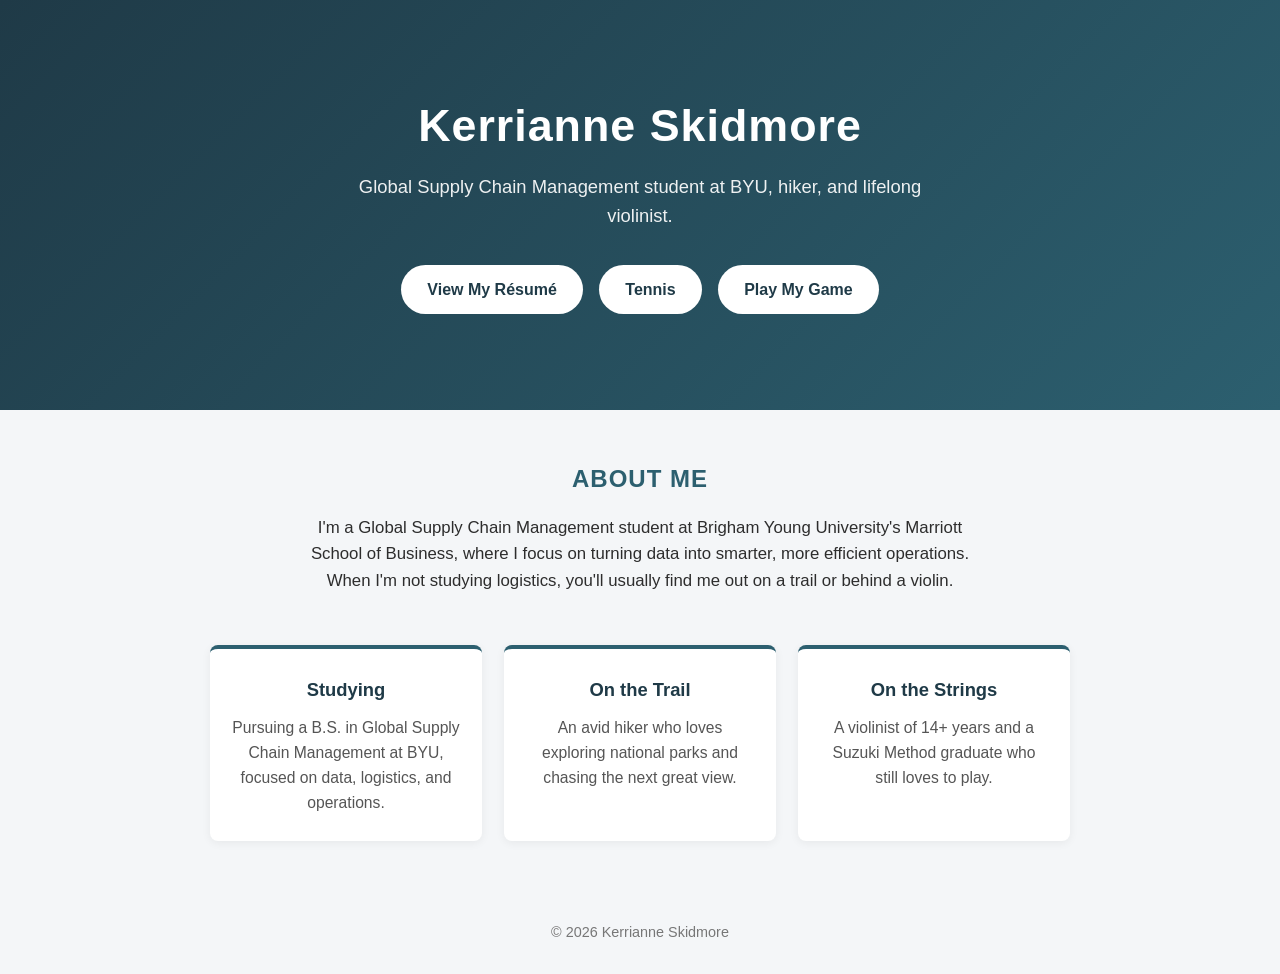
<file: index.html>
<!DOCTYPE html>
<html lang="en">
<head>
  <meta charset="UTF-8">
  <meta name="viewport" content="width=device-width, initial-scale=1.0">
  <title>Kerrianne Skidmore</title>
  <style>
    * { box-sizing: border-box; margin: 0; padding: 0; }
    body {
      font-family: 'Segoe UI', Tahoma, Geneva, sans-serif;
      color: #2d2d2d;
      background-color: #f4f6f8;
      line-height: 1.6;
    }
    .hero {
      background: linear-gradient(135deg, #1f3a47, #2c5f6f);
      color: #ffffff;
      text-align: center;
      padding: 90px 20px;
    }
    .hero h1 { font-size: 2.8rem; letter-spacing: 1px; margin-bottom: 10px; }
    .hero p { font-size: 1.15rem; opacity: 0.92; max-width: 600px; margin: 0 auto; }
    .actions { margin-top: 28px; }
    .btn {
      display: inline-block;
      background: #ffffff;
      color: #1f3a47;
      text-decoration: none;
      font-weight: 600;
      padding: 12px 26px;
      border-radius: 30px;
      margin: 6px;
      transition: transform 0.15s ease;
    }
    .btn:hover { transform: translateY(-2px); }
    .container { max-width: 900px; margin: 0 auto; padding: 50px 20px; }
    .about { text-align: center; margin-bottom: 50px; }
    .about h2 { color: #2c5f6f; font-size: 1.5rem; text-transform: uppercase; letter-spacing: 1px; margin-bottom: 16px; }
    .about p { max-width: 700px; margin: 0 auto; font-size: 1.05rem; }
    .cards { display: grid; grid-template-columns: repeat(3, 1fr); gap: 22px; }
    .card {
      background: #ffffff;
      border-top: 4px solid #2c5f6f;
      border-radius: 8px;
      padding: 26px 22px;
      box-shadow: 0 2px 10px rgba(0,0,0,0.06);
      text-align: center;
    }
    .card h3 { color: #1f3a47; margin-bottom: 10px; font-size: 1.15rem; }
    .card p { font-size: 0.98rem; color: #555; }
    footer { text-align: center; padding: 30px; color: #777; font-size: 0.9rem; }
    @media (max-width: 700px) {
      .cards { grid-template-columns: 1fr; }
      .hero h1 { font-size: 2.1rem; }
    }
  </style>
</head>
<body>

  <section class="hero">
    <h1>Kerrianne Skidmore</h1>
    <p>Global Supply Chain Management student at BYU, hiker, and lifelong violinist.</p>
    <div class="actions">
      <a class="btn" href="resume.html">View My Résumé</a>
      <a class="btn" href="tennis.html">Tennis</a>
      <a class="btn" href="game.html">Play My Game</a>
    </div>
  </section>

  <div class="container">
    <section class="about">
      <h2>About Me</h2>
      <p>
        I'm a Global Supply Chain Management student at Brigham Young University's
        Marriott School of Business, where I focus on turning data into smarter, more
        efficient operations. When I'm not studying logistics, you'll usually find me
        out on a trail or behind a violin.
      </p>
    </section>

    <section class="cards">
      <div class="card">
        <h3>Studying</h3>
        <p>Pursuing a B.S. in Global Supply Chain Management at BYU, focused on data, logistics, and operations.</p>
      </div>
      <div class="card">
        <h3>On the Trail</h3>
        <p>An avid hiker who loves exploring national parks and chasing the next great view.</p>
      </div>
      <div class="card">
        <h3>On the Strings</h3>
        <p>A violinist of 14+ years and a Suzuki Method graduate who still loves to play.</p>
      </div>
    </section>
  </div>

  <footer>&copy; 2026 Kerrianne Skidmore</footer>

</body>
</html>
</file>
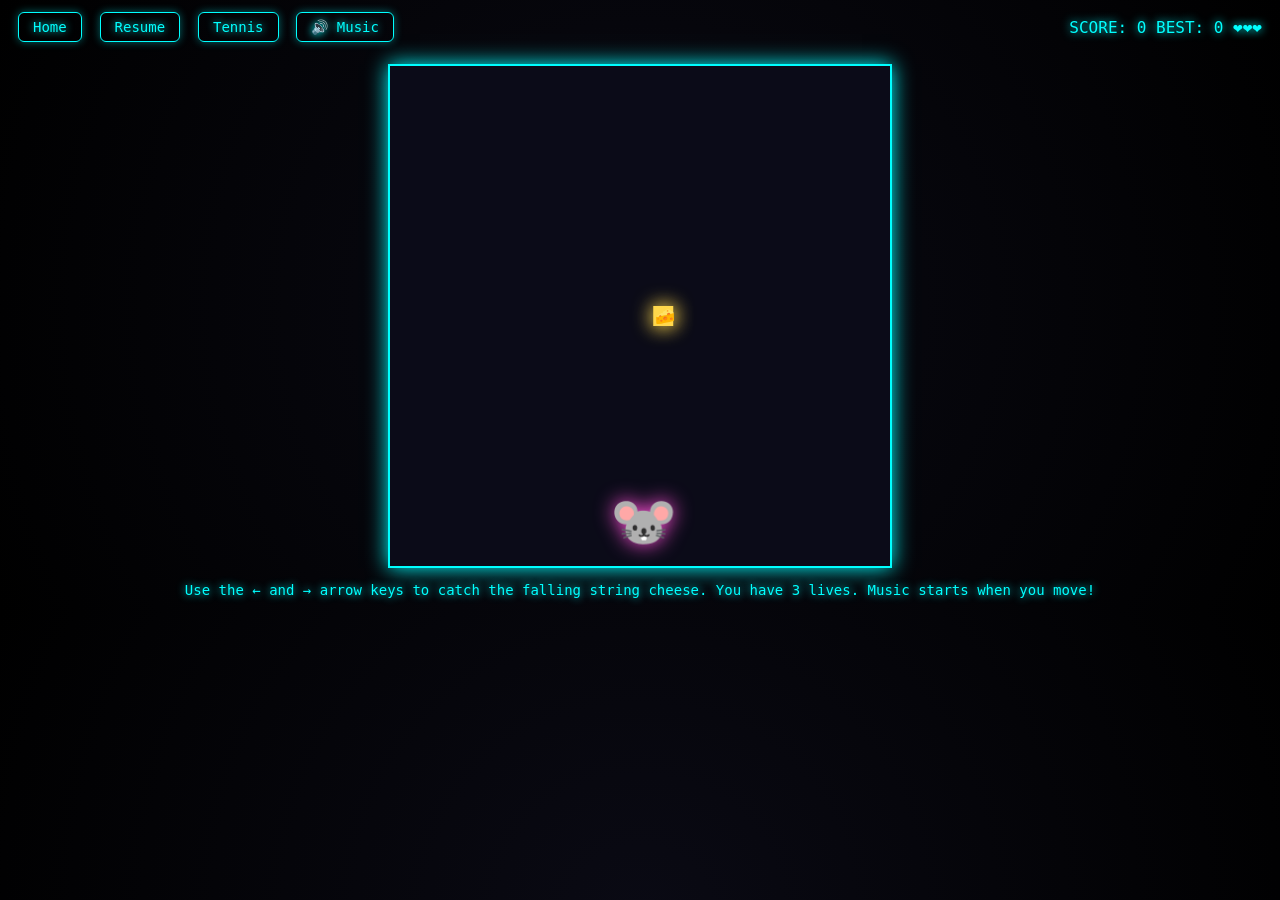
<file: game.html>
<!DOCTYPE html>
<html lang="en">
<head>
<meta charset="UTF-8" />
<title>String Cheese Catcher</title>
<style>
body {
  margin: 0;
  background: radial-gradient(circle at center, #0a0a14, #000);
  font-family: monospace;
  color: #0ff;
  overflow: hidden;
}

.topbar {
  position: fixed;
  top: 0;
  left: 0;
  right: 0;
  display: flex;
  justify-content: space-between;
  align-items: center;
  padding: 12px 18px;
  z-index: 10;
}

.nav a, .sound-btn {
  display: inline-block;
  color: #0ff;
  background: transparent;
  text-decoration: none;
  border: 1px solid #0ff;
  border-radius: 6px;
  padding: 6px 14px;
  margin-right: 10px;
  font-family: monospace;
  font-size: 14px;
  cursor: pointer;
  text-shadow: 0 0 8px #0ff;
  box-shadow: 0 0 8px rgba(0, 255, 255, 0.4);
  transition: background 0.2s ease, color 0.2s ease;
}
.nav a:hover, .sound-btn:hover {
  background: #0ff;
  color: #0b0b18;
  text-shadow: none;
}

#hud {
  font-size: 16px;
  text-shadow: 0 0 10px #0ff;
}

canvas {
  display: block;
  margin: 64px auto 0;
  background: #0b0b18;
  border: 2px solid #0ff;
  box-shadow: 0 0 20px #0ff;
}

.instructions {
  text-align: center;
  margin-top: 14px;
  font-size: 14px;
  color: #0ff;
  text-shadow: 0 0 8px #0ff;
}
</style>
</head>
<body>

<div class="topbar">
  <div class="nav">
    <a href="index.html">Home</a>
    <a href="resume.html">Resume</a>
    <a href="tennis.html">Tennis</a>
    <button id="soundBtn" class="sound-btn">🔊 Music</button>
  </div>
  <div id="hud">SCORE: 0   BEST: 0   ❤️❤️❤️</div>
</div>

<canvas id="game" width="500" height="500"></canvas>
<p class="instructions">Use the ← and → arrow keys to catch the falling string cheese. You have 3 lives. Music starts when you move!</p>

<script>
const canvas = document.getElementById("game");
const ctx = canvas.getContext("2d");
const hud = document.getElementById("hud");
const soundBtn = document.getElementById("soundBtn");

const player = {
  x: 220,
  y: 450,
  w: 60,
  h: 20,
  speed: 18
};

const cheese = {
  x: Math.random() * 460,
  y: -20,
  size: 20,
  fallSpeed: 4
};

let score = 0;
let best = 0;
let lives = 3;
let gameOver = false;
let bubbleTimer = 0;   // frames the "Go Cougars!" bubble stays up

/* ---------- Audio (Web Audio API, no files needed) ---------- */
let audioCtx = null;
let musicOn = true;
let musicTimer = null;
let step = 0;

const melody = [659, 659, 784, 784, 880, 880, 784, 0, 698, 698, 659, 659, 587, 587, 523, 0];
const bass = [131, 175, 196, 147];

function initAudio() {
  try {
    if (!audioCtx) audioCtx = new (window.AudioContext || window.webkitAudioContext)();
    if (audioCtx.state === "suspended") audioCtx.resume();
    startMusic();
  } catch (e) { /* audio unsupported, game still works */ }
}

function playTone(freq, duration, type, volume) {
  if (!audioCtx || !musicOn) return;
  const osc = audioCtx.createOscillator();
  const gain = audioCtx.createGain();
  osc.type = type;
  osc.frequency.value = freq;
  const now = audioCtx.currentTime;
  gain.gain.setValueAtTime(0.0001, now);
  gain.gain.linearRampToValueAtTime(volume, now + 0.01);
  gain.gain.exponentialRampToValueAtTime(0.0001, now + duration);
  osc.connect(gain);
  gain.connect(audioCtx.destination);
  osc.start(now);
  osc.stop(now + duration);
}

function startMusic() {
  if (musicTimer) return;
  musicTimer = setInterval(() => {
    if (!musicOn || !audioCtx) return;
    const note = melody[step % melody.length];
    if (note) playTone(note, 0.18, "triangle", 0.10);
    if (step % 4 === 0) playTone(bass[Math.floor(step / 4) % bass.length], 0.35, "sine", 0.16);
    step++;
  }, 200);
}

function catchSound() {
  playTone(988, 0.10, "square", 0.20);
  setTimeout(() => playTone(1318, 0.12, "square", 0.20), 60);
}

soundBtn.addEventListener("click", () => {
  initAudio();
  musicOn = !musicOn;
  soundBtn.textContent = musicOn ? "🔊 Music" : "🔇 Muted";
});

/* ---------- Controls ---------- */
document.addEventListener("keydown", e => {
  initAudio();
  if (e.key === "ArrowLeft") player.x -= player.speed;
  if (e.key === "ArrowRight") player.x += player.speed;
  if (gameOver && (e.key === "r" || e.key === "R" || e.key === "Enter")) restart();
});

canvas.addEventListener("click", () => {
  initAudio();
  if (gameOver) restart();
});

function restart() {
  score = 0;
  lives = 3;
  cheese.fallSpeed = 4;
  bubbleTimer = 0;
  resetCheese();
  gameOver = false;
}

/* ---------- Game logic ---------- */
function clampPlayer() {
  if (player.x < 0) player.x = 0;
  if (player.x > 440) player.x = 440;
}

function resetCheese() {
  cheese.x = Math.random() * 460;
  cheese.y = -20;
}

function update() {
  if (gameOver) return;

  cheese.y += cheese.fallSpeed;

  // collision
  if (
    cheese.y + cheese.size >= player.y &&
    cheese.x >= player.x &&
    cheese.x <= player.x + player.w
  ) {
    score++;
    if (score > best) best = score;
    bubbleTimer = 48;     // show "Go Cougars!"
    catchSound();
    resetCheese();
    cheese.fallSpeed += 0.1;
  }

  // missed
  if (cheese.y > 500) {
    lives--;
    resetCheese();
    cheese.fallSpeed = 4;
    if (lives <= 0) {
      gameOver = true;
      if (score > best) best = score;
    }
  }

  if (bubbleTimer > 0) bubbleTimer--;
  clampPlayer();
}

/* ---------- Speech bubble ---------- */
function drawBubble(centerX, topY, text) {
  ctx.font = "bold 16px 'Trebuchet MS', sans-serif";
  const w = ctx.measureText(text).width + 28;
  const h = 34;
  let x = centerX - w / 2;
  if (x < 6) x = 6;
  if (x + w > canvas.width - 6) x = canvas.width - 6 - w;
  const y = topY;
  const r = 10;

  // bubble body
  ctx.fillStyle = "#ffffff";
  ctx.strokeStyle = "#002E5D";
  ctx.lineWidth = 2;
  ctx.beginPath();
  ctx.moveTo(x + r, y);
  ctx.arcTo(x + w, y, x + w, y + h, r);
  ctx.arcTo(x + w, y + h, x, y + h, r);
  ctx.arcTo(x, y + h, x, y, r);
  ctx.arcTo(x, y, x + w, y, r);
  ctx.closePath();
  ctx.fill();
  ctx.stroke();

  // pointer
  const px = Math.min(Math.max(centerX, x + 20), x + w - 20);
  ctx.beginPath();
  ctx.moveTo(px - 8, y + h - 1);
  ctx.lineTo(px, y + h + 12);
  ctx.lineTo(px + 8, y + h - 1);
  ctx.closePath();
  ctx.fillStyle = "#ffffff";
  ctx.fill();

  // text
  ctx.fillStyle = "#002E5D";
  ctx.textAlign = "center";
  ctx.textBaseline = "middle";
  ctx.fillText(text, x + w / 2, y + h / 2);
  ctx.textAlign = "left";
  ctx.textBaseline = "alphabetic";
}

/* ---------- Render ---------- */
function draw() {
  ctx.clearRect(0, 0, canvas.width, canvas.height);

  // player (mouse)
  ctx.shadowColor = "#ff4fd8";
  ctx.shadowBlur = 20;
  ctx.font = "54px serif";
  ctx.fillText("🐭", player.x, player.y + 24);

  // cheese
  ctx.shadowColor = "#ffd84d";
  ctx.shadowBlur = 20;
  ctx.fillStyle = "#ffd84d";
  ctx.fillRect(cheese.x, cheese.y, cheese.size, cheese.size);

  ctx.font = "16px monospace";
  ctx.fillStyle = "#000";
  ctx.fillText("🧀", cheese.x + 2, cheese.y + 16);

  ctx.shadowBlur = 0;

  // speech bubble
  if (bubbleTimer > 0) {
    drawBubble(player.x + player.w / 2, 392, "Go Cougars!");
  }

  // game over screen
  if (gameOver) {
    ctx.fillStyle = "rgba(0, 0, 0, 0.72)";
    ctx.fillRect(0, 0, canvas.width, canvas.height);

    ctx.fillStyle = "#0ff";
    ctx.shadowColor = "#0ff";
    ctx.shadowBlur = 20;
    ctx.textAlign = "center";

    ctx.font = "42px monospace";
    ctx.fillText("GAME OVER", 250, 220);

    ctx.font = "20px monospace";
    ctx.fillText("Final Score: " + score, 250, 270);
    ctx.fillText("Press R or click to play again", 250, 310);

    ctx.textAlign = "left";
    ctx.shadowBlur = 0;
  }

  hud.textContent = `SCORE: ${score}   BEST: ${best}   ${"❤️".repeat(lives)}`;
}

function loop() {
  update();
  draw();
  requestAnimationFrame(loop);
}

loop();
</script>

</body>
</html>
</file>
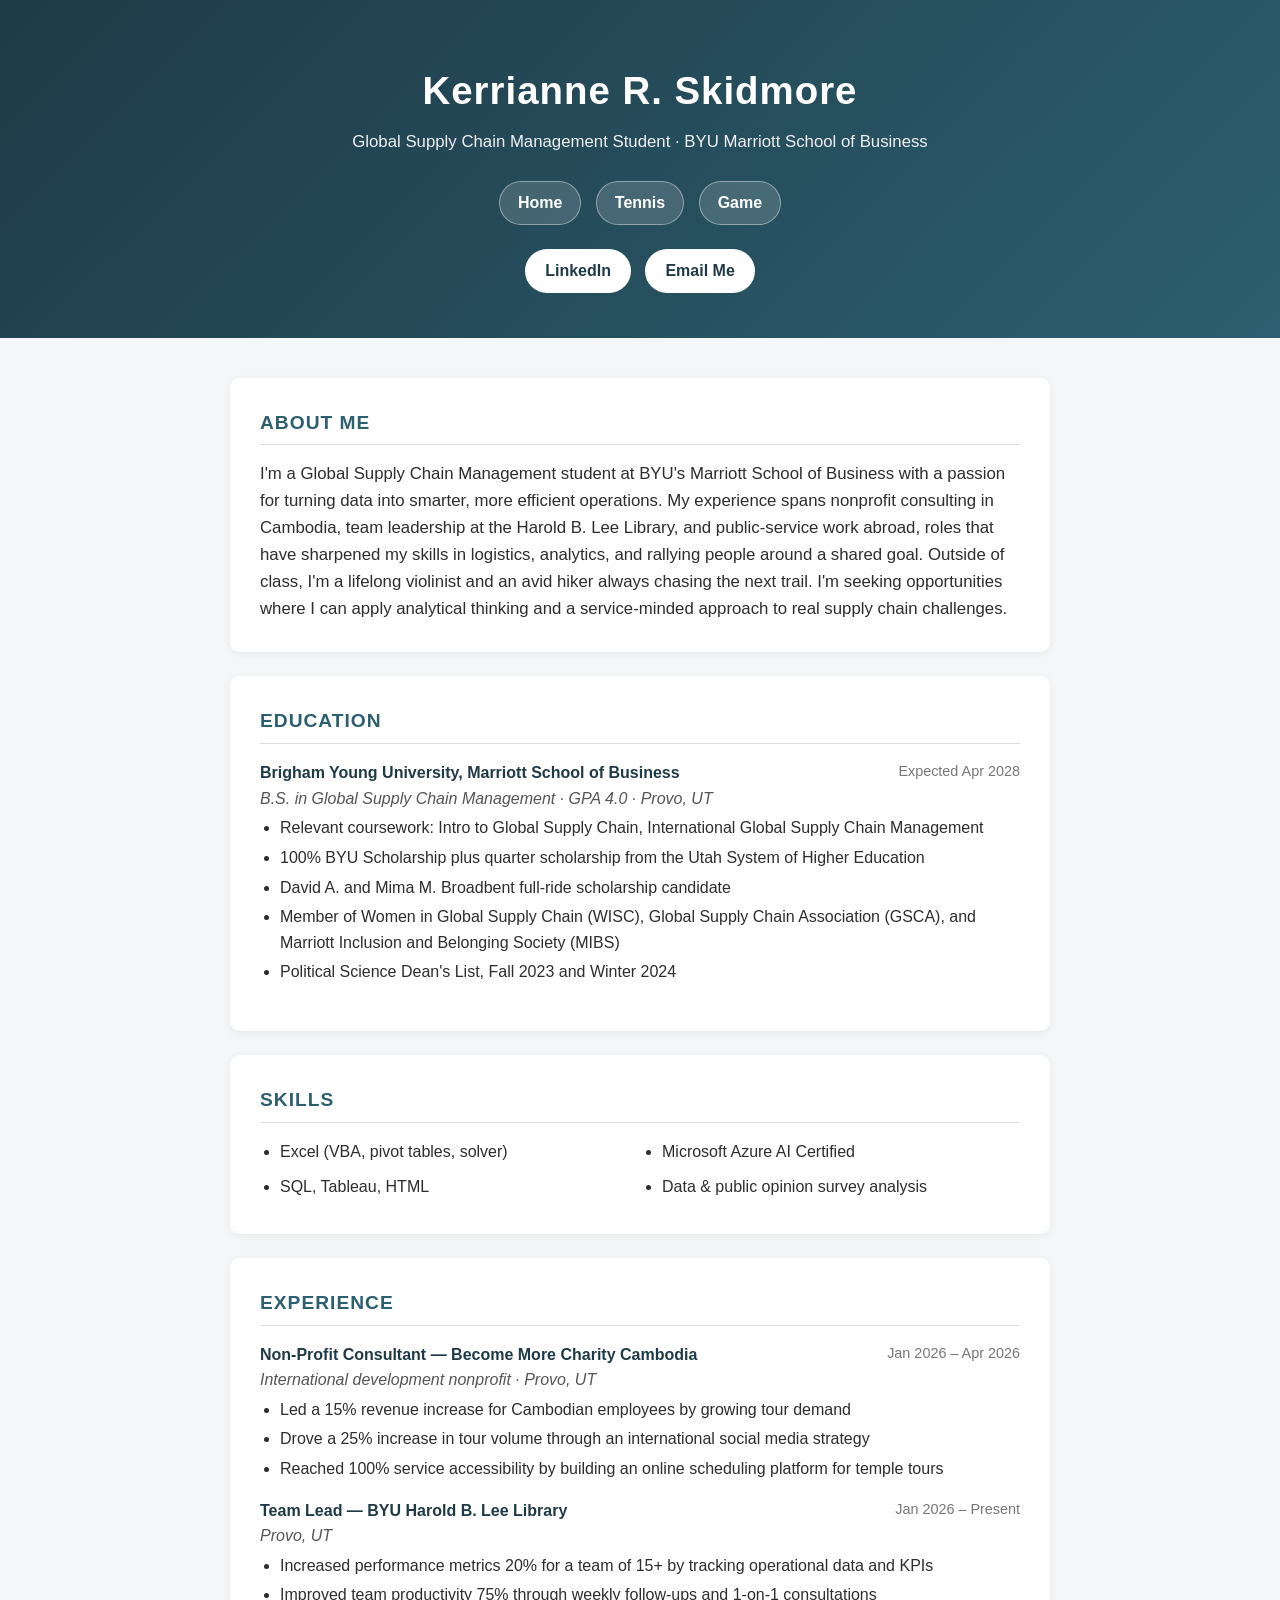
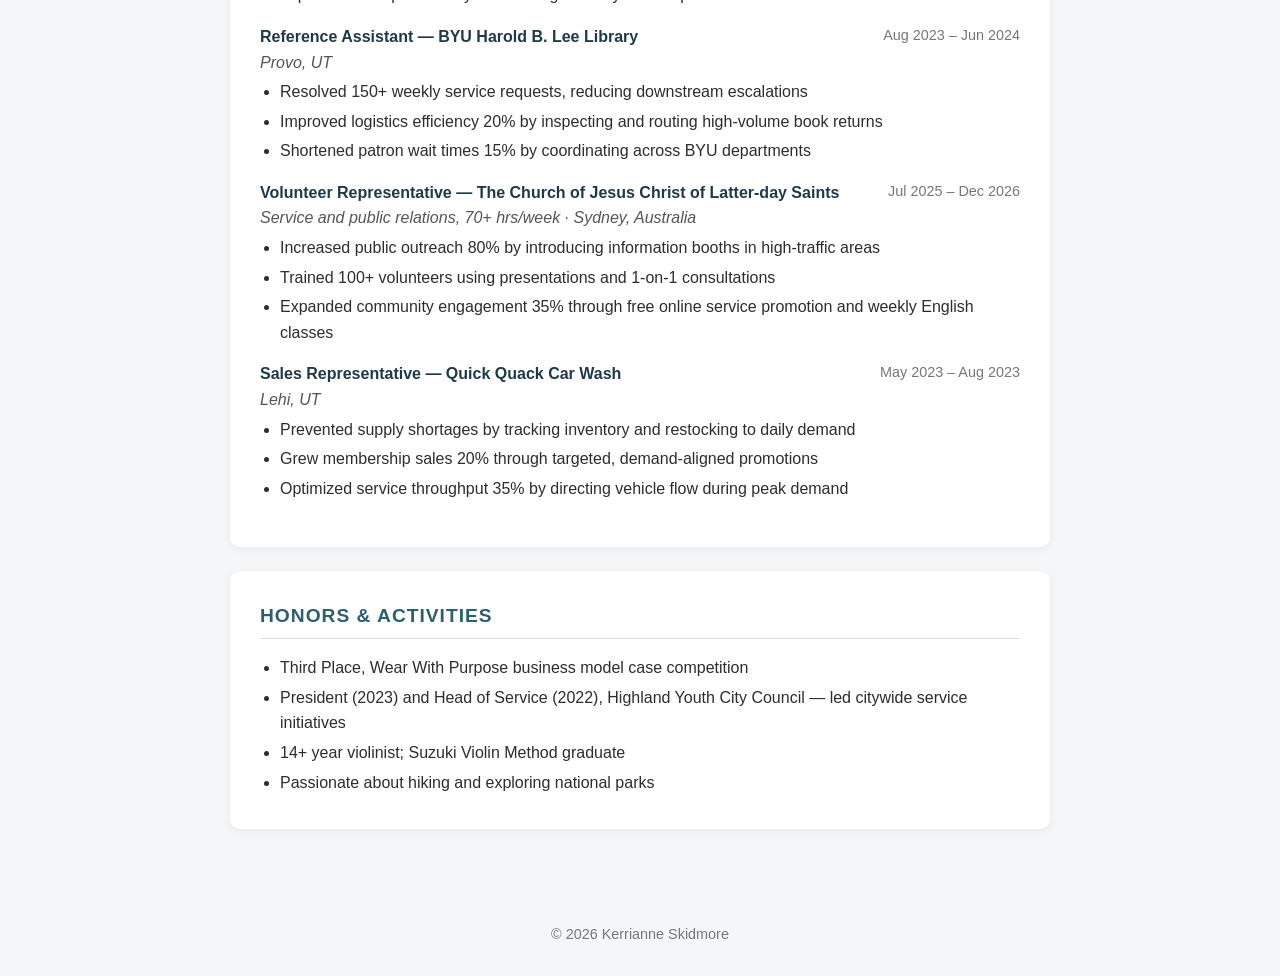
<file: resume.html>
<!DOCTYPE html>
<html lang="en">
<head>
  <meta charset="UTF-8">
  <meta name="viewport" content="width=device-width, initial-scale=1.0">
  <title>Kerrianne Skidmore — Résumé</title>
  <style>
    * { box-sizing: border-box; margin: 0; padding: 0; }
    body {
      font-family: 'Segoe UI', Tahoma, Geneva, sans-serif;
      color: #2d2d2d;
      background-color: #f4f6f8;
      line-height: 1.6;
    }

    /* Banner header */
    .hero {
      background: linear-gradient(135deg, #1f3a47, #2c5f6f);
      color: #ffffff;
      text-align: center;
      padding: 60px 20px 40px;
    }
    .hero h1 { font-size: 2.4rem; letter-spacing: 1px; margin-bottom: 8px; }
    .hero .tagline { font-size: 1.05rem; opacity: 0.92; margin-bottom: 20px; }
    .hero-links a {
      display: inline-block;
      text-decoration: none;
      font-weight: 600;
      color: #ffffff;
      background: rgba(255, 255, 255, 0.15);
      border: 1px solid rgba(255, 255, 255, 0.4);
      padding: 8px 18px;
      margin: 5px;
      border-radius: 30px;
      transition: transform 0.15s ease;
    }
    .hero-links a:hover { transform: translateY(-2px); }
    .socials { margin-top: 14px; }
    .socials a {
      display: inline-block;
      text-decoration: none;
      font-weight: 600;
      background: #ffffff;
      color: #1f3a47;
      padding: 9px 20px;
      margin: 5px;
      border-radius: 30px;
      transition: transform 0.15s ease;
    }
    .socials a:hover { transform: translateY(-2px); }

    /* Content cards */
    .container { max-width: 860px; margin: 0 auto; padding: 40px 20px; }
    .card {
      background: #ffffff;
      border-radius: 10px;
      padding: 30px;
      margin-bottom: 24px;
      box-shadow: 0 2px 10px rgba(0, 0, 0, 0.06);
    }
    .card h2 {
      font-size: 1.2rem;
      color: #2c5f6f;
      text-transform: uppercase;
      letter-spacing: 1px;
      border-bottom: 1px solid #d9dee2;
      padding-bottom: 6px;
      margin-bottom: 16px;
    }
    .about p { font-size: 1.05rem; }

    .entry { margin-bottom: 16px; }
    .entry-head { display: flex; justify-content: space-between; flex-wrap: wrap; }
    .title { font-weight: 600; color: #1f3a47; }
    .date { color: #777; font-size: 0.9rem; }
    .sub { font-style: italic; color: #555; margin-bottom: 4px; }
    ul { margin-left: 20px; }
    li { margin-bottom: 4px; }
    .skills-grid { display: grid; grid-template-columns: 1fr 1fr; gap: 6px 24px; }

    footer { text-align: center; padding: 30px; color: #777; font-size: 0.9rem; }

    @media (max-width: 600px) {
      .skills-grid { grid-template-columns: 1fr; }
      .hero h1 { font-size: 2rem; }
    }
  </style>
</head>
<body>

  <header class="hero">
    <h1>Kerrianne R. Skidmore</h1>
    <p class="tagline">Global Supply Chain Management Student · BYU Marriott School of Business</p>
    <div class="hero-links">
      <a href="index.html">Home</a>
      <a href="tennis.html">Tennis</a>
      <a href="game.html">Game</a>
    </div>
    <div class="socials">
      <a href="https://www.linkedin.com/in/kerrianne-skidmore/" target="_blank">LinkedIn</a>
      <a href="mailto:kerrianne.skidmore@gmail.com">Email Me</a>
    </div>
  </header>

  <main class="container">

    <section class="card about">
      <h2>About Me</h2>
      <p>
        I'm a Global Supply Chain Management student at BYU's Marriott School of Business
        with a passion for turning data into smarter, more efficient operations. My experience
        spans nonprofit consulting in Cambodia, team leadership at the Harold B. Lee Library,
        and public-service work abroad, roles that have sharpened my skills in logistics,
        analytics, and rallying people around a shared goal. Outside of class, I'm a lifelong
        violinist and an avid hiker always chasing the next trail. I'm seeking opportunities
        where I can apply analytical thinking and a service-minded approach to real supply
        chain challenges.
      </p>
    </section>

    <section class="card">
      <h2>Education</h2>
      <div class="entry">
        <div class="entry-head">
          <span class="title">Brigham Young University, Marriott School of Business</span>
          <span class="date">Expected Apr 2028</span>
        </div>
        <div class="sub">B.S. in Global Supply Chain Management &middot; GPA 4.0 &middot; Provo, UT</div>
        <ul>
          <li>Relevant coursework: Intro to Global Supply Chain, International Global Supply Chain Management</li>
          <li>100% BYU Scholarship plus quarter scholarship from the Utah System of Higher Education</li>
          <li>David A. and Mima M. Broadbent full-ride scholarship candidate</li>
          <li>Member of Women in Global Supply Chain (WISC), Global Supply Chain Association (GSCA), and Marriott Inclusion and Belonging Society (MIBS)</li>
          <li>Political Science Dean's List, Fall 2023 and Winter 2024</li>
        </ul>
      </div>
    </section>

    <section class="card">
      <h2>Skills</h2>
      <ul class="skills-grid">
        <li>Excel (VBA, pivot tables, solver)</li>
        <li>Microsoft Azure AI Certified</li>
        <li>SQL, Tableau, HTML</li>
        <li>Data &amp; public opinion survey analysis</li>
      </ul>
    </section>

    <section class="card">
      <h2>Experience</h2>

      <div class="entry">
        <div class="entry-head">
          <span class="title">Non-Profit Consultant — Become More Charity Cambodia</span>
          <span class="date">Jan 2026 – Apr 2026</span>
        </div>
        <div class="sub">International development nonprofit &middot; Provo, UT</div>
        <ul>
          <li>Led a 15% revenue increase for Cambodian employees by growing tour demand</li>
          <li>Drove a 25% increase in tour volume through an international social media strategy</li>
          <li>Reached 100% service accessibility by building an online scheduling platform for temple tours</li>
        </ul>
      </div>

      <div class="entry">
        <div class="entry-head">
          <span class="title">Team Lead — BYU Harold B. Lee Library</span>
          <span class="date">Jan 2026 – Present</span>
        </div>
        <div class="sub">Provo, UT</div>
        <ul>
          <li>Increased performance metrics 20% for a team of 15+ by tracking operational data and KPIs</li>
          <li>Improved team productivity 75% through weekly follow-ups and 1-on-1 consultations</li>
        </ul>
      </div>

      <div class="entry">
        <div class="entry-head">
          <span class="title">Reference Assistant — BYU Harold B. Lee Library</span>
          <span class="date">Aug 2023 – Jun 2024</span>
        </div>
        <div class="sub">Provo, UT</div>
        <ul>
          <li>Resolved 150+ weekly service requests, reducing downstream escalations</li>
          <li>Improved logistics efficiency 20% by inspecting and routing high-volume book returns</li>
          <li>Shortened patron wait times 15% by coordinating across BYU departments</li>
        </ul>
      </div>

      <div class="entry">
        <div class="entry-head">
          <span class="title">Volunteer Representative — The Church of Jesus Christ of Latter-day Saints</span>
          <span class="date">Jul 2025 – Dec 2026</span>
        </div>
        <div class="sub">Service and public relations, 70+ hrs/week &middot; Sydney, Australia</div>
        <ul>
          <li>Increased public outreach 80% by introducing information booths in high-traffic areas</li>
          <li>Trained 100+ volunteers using presentations and 1-on-1 consultations</li>
          <li>Expanded community engagement 35% through free online service promotion and weekly English classes</li>
        </ul>
      </div>

      <div class="entry">
        <div class="entry-head">
          <span class="title">Sales Representative — Quick Quack Car Wash</span>
          <span class="date">May 2023 – Aug 2023</span>
        </div>
        <div class="sub">Lehi, UT</div>
        <ul>
          <li>Prevented supply shortages by tracking inventory and restocking to daily demand</li>
          <li>Grew membership sales 20% through targeted, demand-aligned promotions</li>
          <li>Optimized service throughput 35% by directing vehicle flow during peak demand</li>
        </ul>
      </div>
    </section>

    <section class="card">
      <h2>Honors &amp; Activities</h2>
      <ul>
        <li>Third Place, Wear With Purpose business model case competition</li>
        <li>President (2023) and Head of Service (2022), Highland Youth City Council — led citywide service initiatives</li>
        <li>14+ year violinist; Suzuki Violin Method graduate</li>
        <li>Passionate about hiking and exploring national parks</li>
      </ul>
    </section>

  </main>

  <footer>&copy; 2026 Kerrianne Skidmore</footer>

</body>
</html>
</file>
